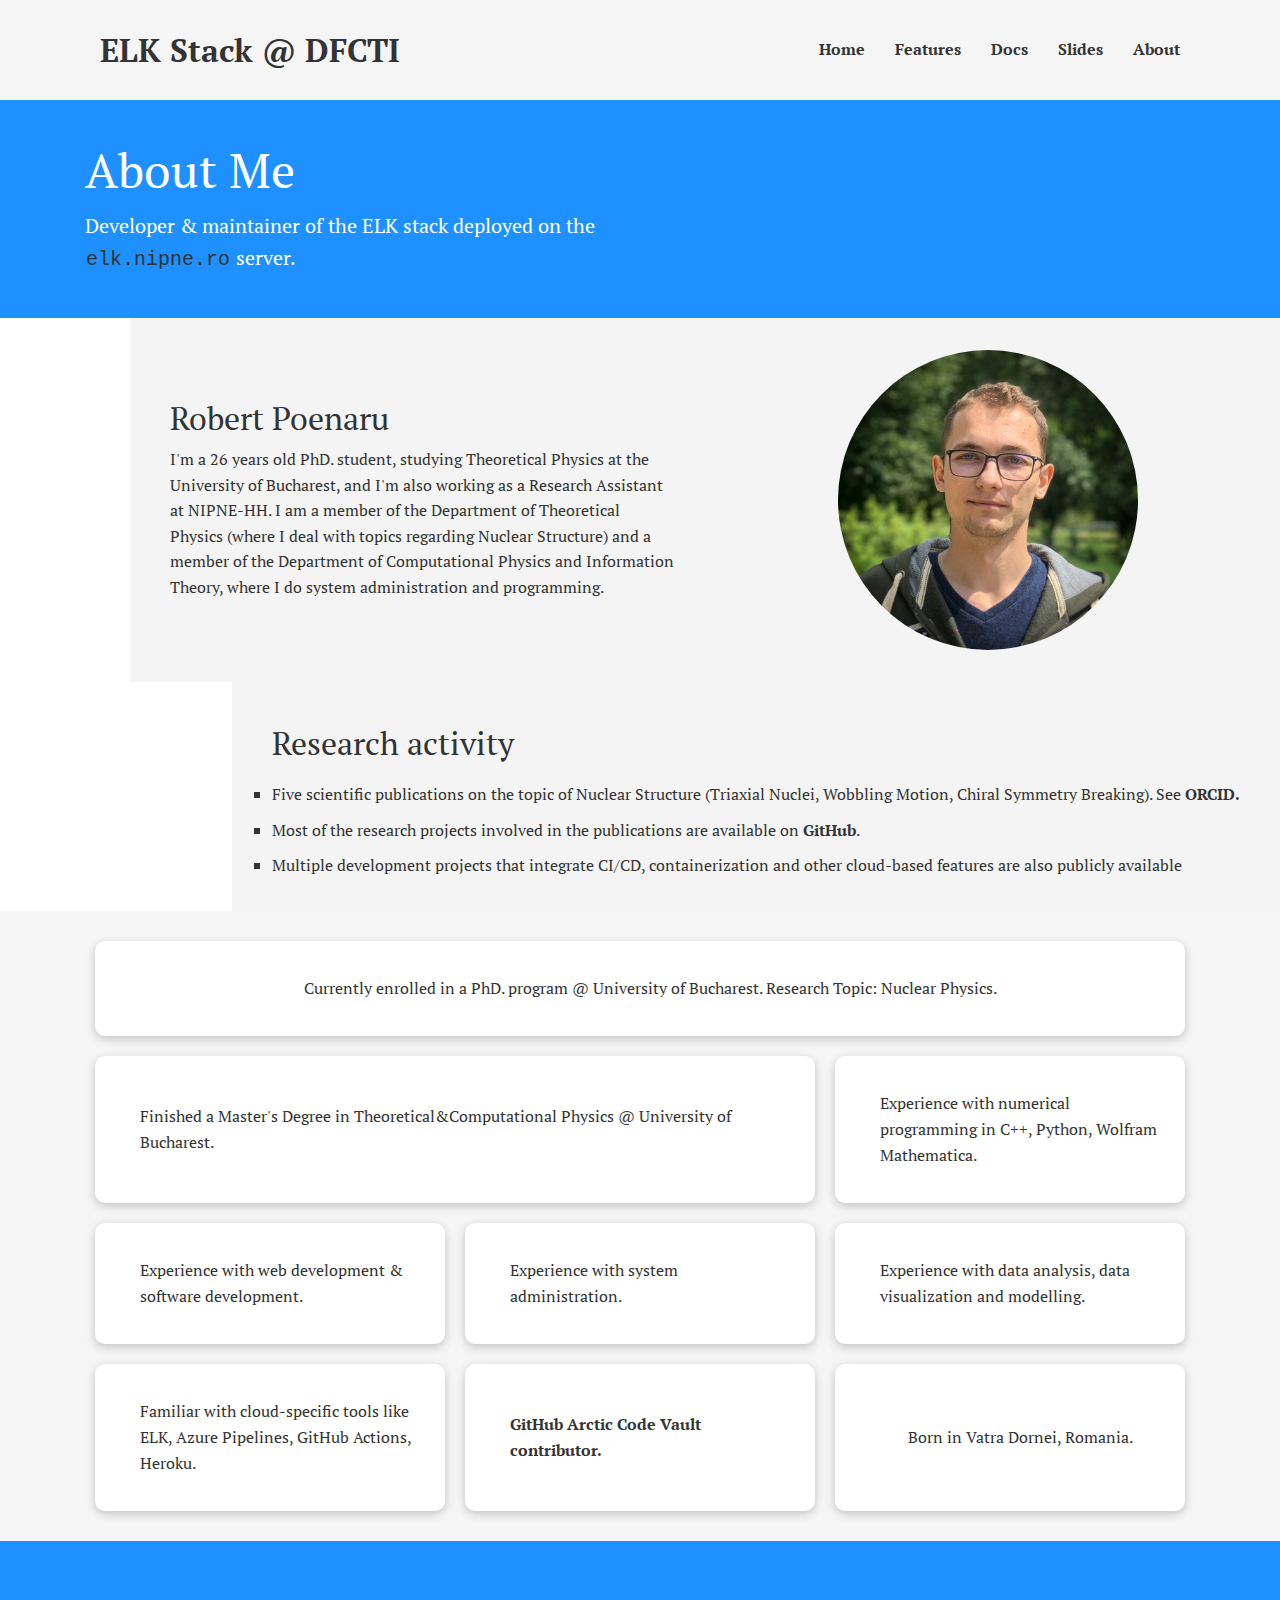
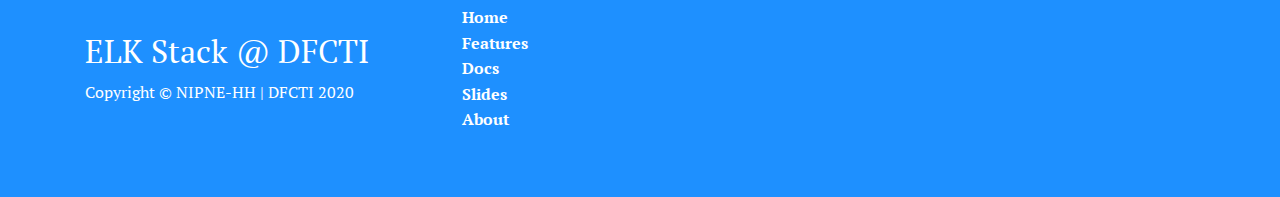
<file: public/aboutme.html>
<!DOCTYPE html>
<html lang="en">

<head>
    <meta charset="UTF-8">
    <meta name="viewport" content="width=device-width, initial-scale=1.0">
    <link rel="stylesheet" href="https://cdnjs.cloudflare.com/ajax/libs/font-awesome/5.15.1/css/all.min.css" integrity="sha512-+4zCK9k+qNFUR5X+cKL9EIR+ZOhtIloNl9GIKS57V1MyNsYpYcUrUeQc9vNfzsWfV28IaLL3i96P9sdNyeRssA==" crossorigin="anonymous" />
    <link rel="stylesheet" href="../css/utilities.css">
    <link rel="stylesheet" href="../css/style.css">
    <link rel="stylesheet" href="https://use.fontawesome.com/releases/v5.15.1/css/all.css" integrity="sha384-vp86vTRFVJgpjF9jiIGPEEqYqlDwgyBgEF109VFjmqGmIY/Y4HV4d3Gp2irVfcrp" crossorigin="anonymous">


    <title>ELK @ NIPNE-HH | DFCTI</title>
</head>

<body>
    <!-- Navbar -->
    <div class="navbar">
        <div class="container flex">
            <h1 class="logo"><a href="../index.html">ELK Stack @ DFCTI</a></h1>
            <nav>
                <ul>
                    <li><a href="../index.html">Home</a></li>
                    <li><a href="features.html">Features</a></li>
                    <li><a href="docs.html">Docs</a></li>
                    <li><a href="../slides/index.html">Slides</a></li>
                    <li><a href="aboutme.html">About</a></li>
                </ul>
            </nav>
        </div>
    </div>

    <!-- Head -->
    <section class="features-head bg-primary py-3">
        <div class="container grid">
            <div class="showcase-text">
                <h1 class="lg"><b>About Me</b></h1>
                <p class="lead">
                    Developer & maintainer of the ELK stack deployed on the <code>elk.nipne.ro</code> server.
                </p>
            </div>
            <div class="showcase-text2">
                <i class="fa fa-info-circle fa-7x" aria-hidden="true"></i>
            </div>
    </section>

    <!-- Sub head -->
    <section class="features-sub-head bg-light py-3">
        <div class="container grid showcase-text3">
            <div class="container">
                <h1 class="md">Robert Poenaru</h1>
                <p>
                    I'm a 26 years old PhD. student, studying Theoretical Physics at the University of Bucharest, and I'm also working as a Research Assistant at NIPNE-HH. I am a member of the Department of Theoretical Physics (where I deal with topics regarding Nuclear
                    Structure) and a member of the Department of Computational Physics and Information Theory, where I do system administration and programming.
                </p>
            </div>
            <div class="container">
                <img src="../images/IMG_0605.jpg" alt="profile pic" class="avatar">
            </div>
        </div>
    </section>

    <section class="features-sub-head bg-light py-3">
        <div class="container">
            <div class="container">
                <h1>Research activity</h1>
            </div>
            <div class="container">
                <ul style="list-style-type: square;">
                    <li>
                        <p>Five scientific publications on the topic of Nuclear Structure (Triaxial Nuclei, Wobbling Motion, Chiral Symmetry Breaking). See <a href="https://orcid.org/0000-0003-0692-4194">ORCID.</a></p>
                    </li>
                    <li>
                        <p>Most of the research projects involved in the publications are available on <a href="https://github.com/basavyr?tab=repositories">GitHub</a>.</p>
                    </li>
                    <li>Multiple development projects that integrate CI/CD, containerization and other cloud-based features are also publicly available</li>
                </ul>
            </div>
        </div>
    </section>

    <section class="features-main my-2">
        <div class="container grid grid-3">

            <div class="card flex">
                <i class="fas fa-book fa-3x"></i>
                <p>Currently enrolled in a PhD. program @ University of Bucharest. Research Topic: Nuclear Physics.</p>
            </div>

            <div class="card flex">
                <i class="fas fa-university fa-3x"></i>
                <p>Finished a Master's Degree in Theoretical&Computational Physics @ University of Bucharest.</p>
            </div>

            <div class="card flex">
                <i class="fas fa-laptop-code fa-3x"></i>
                <p>
                    Experience with numerical programming in C++, Python, Wolfram Mathematica.
                </p>
            </div>
            <div class="card flex">
                <i class="fas fa-laptop-code fa-3x"></i>
                <p>
                    Experience with web development & software development.
                </p>
            </div>
            <div class="card flex">
                <i class="fas fa-server fa-3x"></i>
                <p>
                    Experience with system administration.
                </p>
            </div>
            <div class="card flex">
                <i class="fas fa-pen fa-3x"></i>
                <p>
                    Experience with data analysis, data visualization and modelling.
                </p>
            </div>
            <div class="card flex">
                <i class="fas fa-cloud fa-3x"></i>
                <p>
                    Familiar with cloud-specific tools like ELK, Azure Pipelines, GitHub Actions, Heroku.
                </p>
            </div>
            <div class="card flex">
                <i class="fas fa-star fa-3x"></i>
                <p>
                    <a href="https://archiveprogram.github.com/"> GitHub Arctic Code Vault contributor.</a>
                </p>
            </div>
            <div class="card flex">
                <i class="fas fa-home fa-3x"></i>
                <p>
                    Born in Vatra Dornei, Romania.
                </p>
            </div>

        </div>
    </section>

    <!-- Footer -->
    <footer class="footer bg-dark py-5">
        <div class="container grid grid-3">
            <div>
                <h1>ELK Stack @ DFCTI
                </h1>
                <p>Copyright &copy; NIPNE-HH | DFCTI 2020</p>
            </div>
            <nav>
                <ul>
                    <li><a href="../index.html">Home</a></li>
                    <li><a href="features.html">Features</a></li>
                    <li><a href="docs.html">Docs</a></li>
                    <li><a href="../slides/index.html">Slides</a></li>
                    <li><a href="aboutme.html">About</a></li>
                </ul>
            </nav>
            <div class="social ">
                <a href="https://github.com/basavyr "><i class="fab fa-github fa-3x"></i></a>
                <a href="https://twitter.com/basavyr "><i class="fab fa-twitter fa-3x"></i></a>
                <a href="https://www.linkedin.com/in/robertpoenaru/ "><i class="fab fa-linkedin fa-3x"></i></a>
                <a href="https://www.researchgate.net/profile/Robert_Poenaru "><i class="fab fa-researchgate fa-3x"></i></a>
            </div>
        </div>
    </footer>
</body>

</html>
</file>
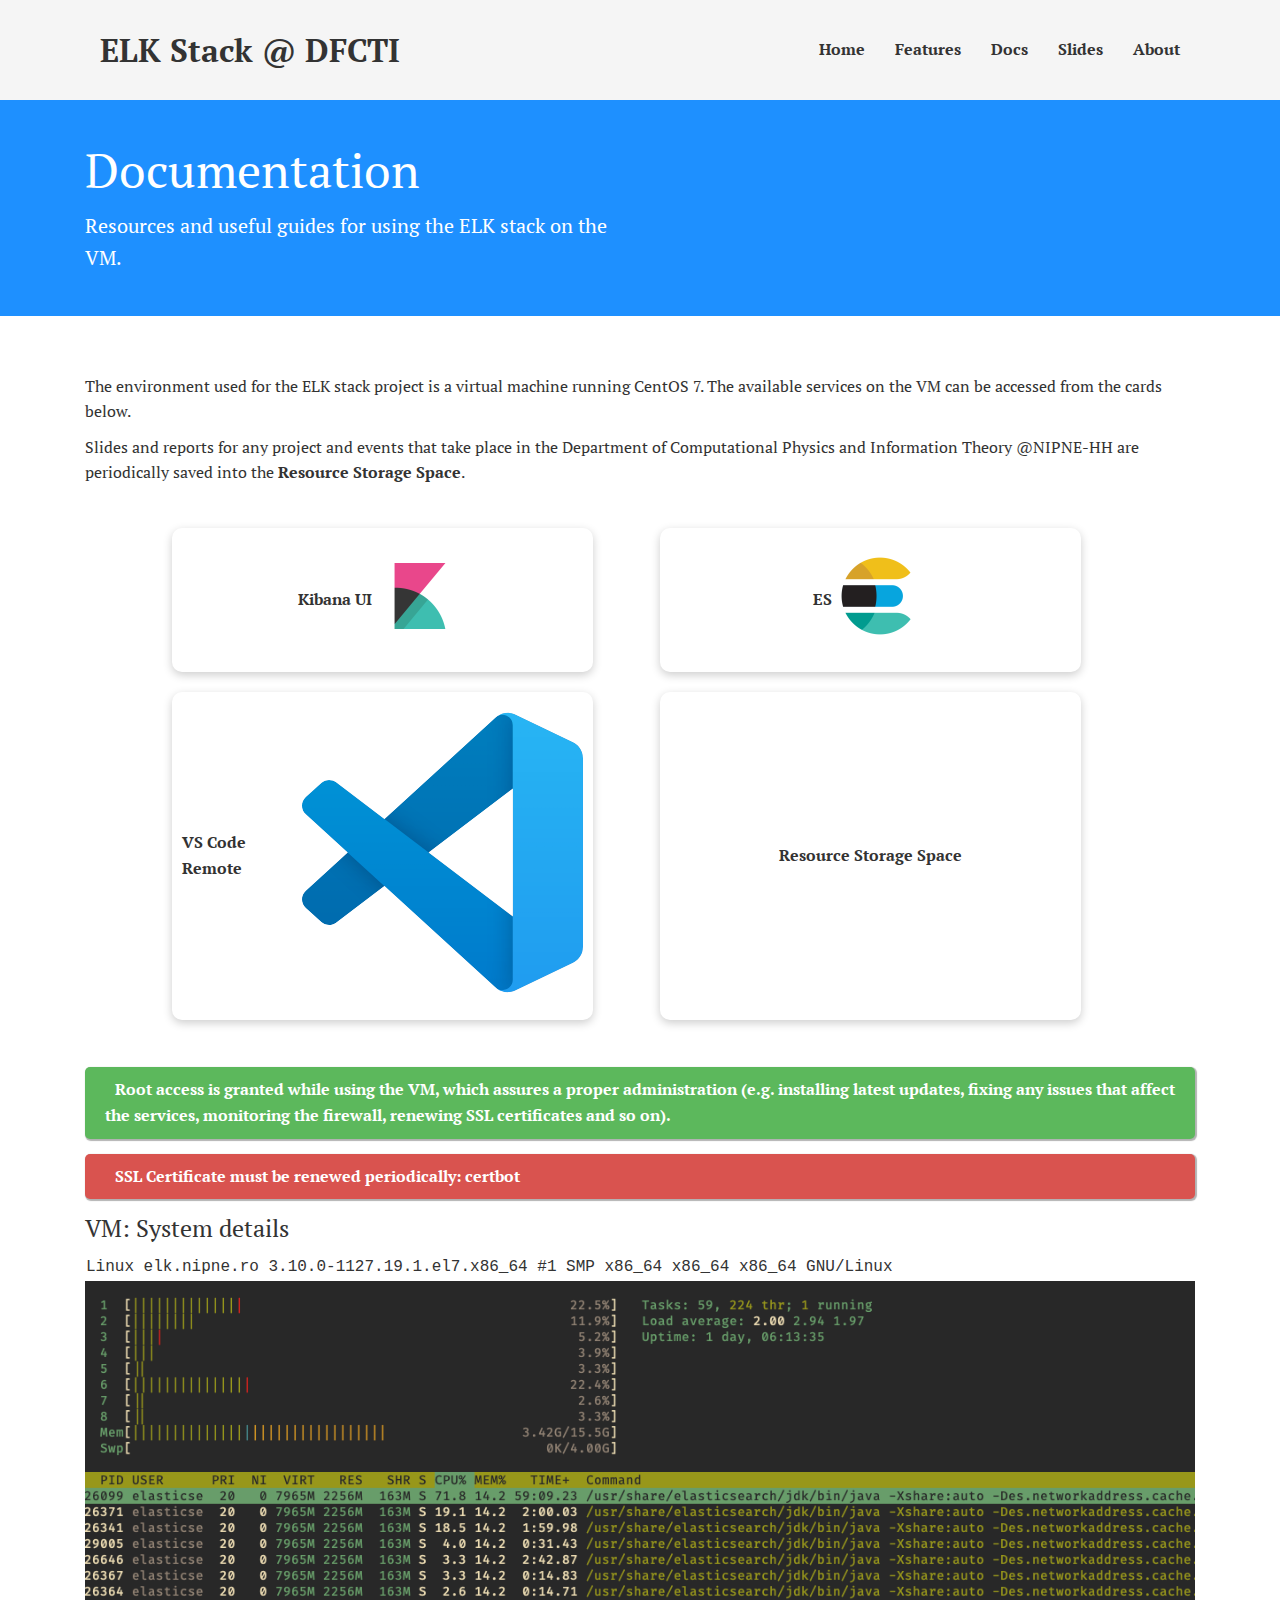
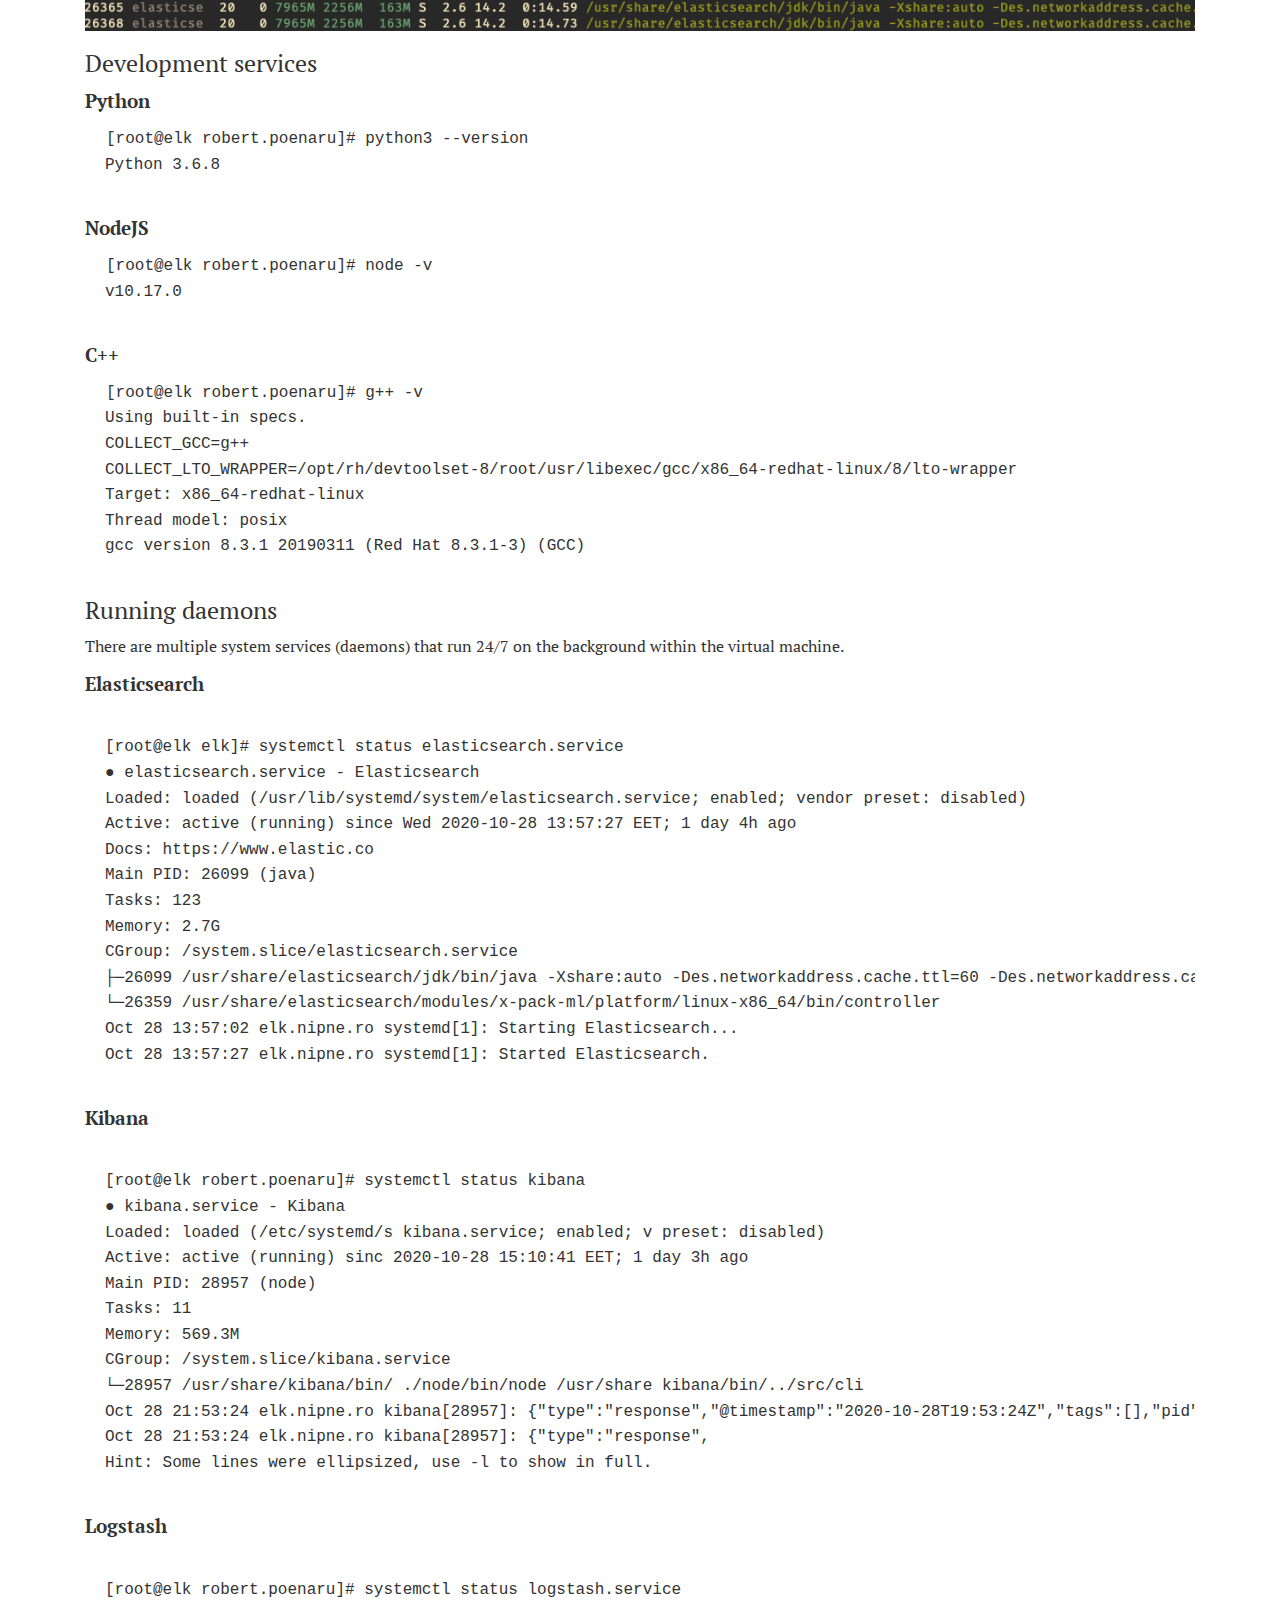
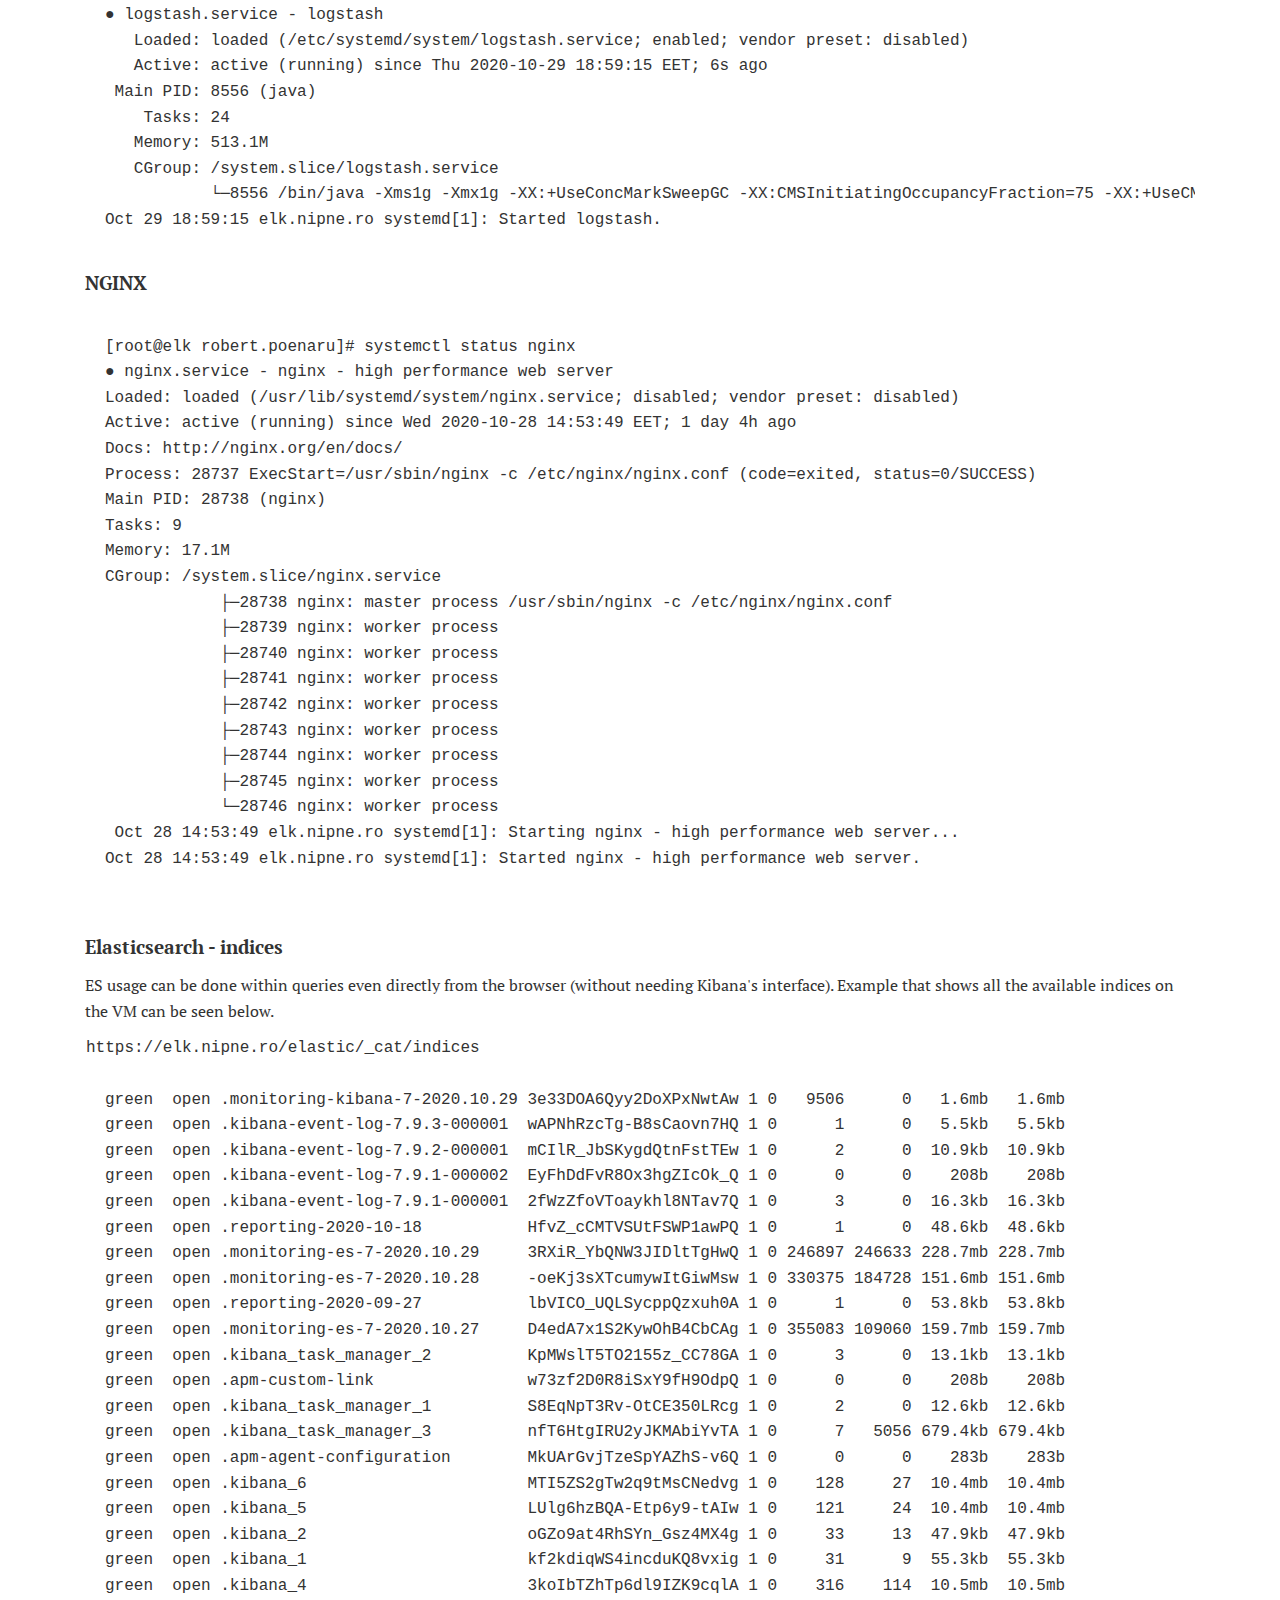
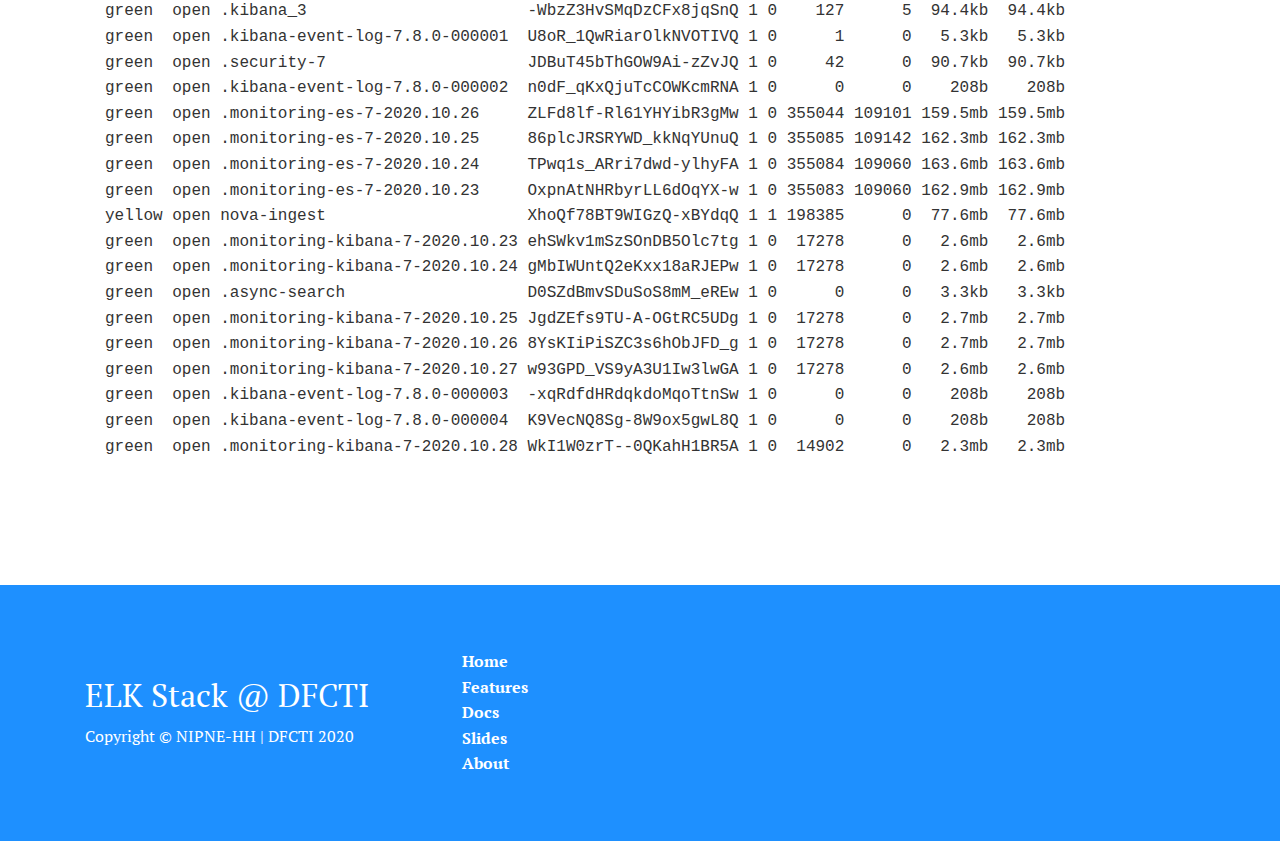
<file: public/docs.html>
<!DOCTYPE html>
<html lang="en">

<head>
    <meta charset="UTF-8">
    <meta name="viewport" content="width=device-width, initial-scale=1.0">
    <link rel="stylesheet" href="https://cdnjs.cloudflare.com/ajax/libs/font-awesome/5.15.1/css/all.min.css" integrity="sha512-+4zCK9k+qNFUR5X+cKL9EIR+ZOhtIloNl9GIKS57V1MyNsYpYcUrUeQc9vNfzsWfV28IaLL3i96P9sdNyeRssA==" crossorigin="anonymous" />
    <link rel="stylesheet" href="../css/utilities.css">
    <link rel="stylesheet" href="../css/style.css">
    <link rel="stylesheet" href="https://use.fontawesome.com/releases/v5.15.1/css/all.css" integrity="sha384-vp86vTRFVJgpjF9jiIGPEEqYqlDwgyBgEF109VFjmqGmIY/Y4HV4d3Gp2irVfcrp" crossorigin="anonymous">


    <title>ELK @ NIPNE-HH | DFCTI</title>
</head>

<body>
    <!-- Navbar -->
    <div class="navbar">
        <div class="container flex">
            <h1 class="logo"><a href="../index.html">ELK Stack @ DFCTI</a></h1>
            <nav>
                <ul>
                    <li><a href="../index.html">Home</a></li>
                    <li><a href="features.html">Features</a></li>
                    <li><a href="docs.html">Docs</a></li>
                    <li><a href="../slides/index.html">Slides</a></li>
                    <li><a href="aboutme.html">About</a></li>
                </ul>
            </nav>
        </div>
    </div>

    <!-- Head -->
    <section class="docs-head bg-primary py-3">
        <div class="container grid">
            <div class=" showcase-text">
                <h1 class="lg"><b>Documentation</b></h1>
                <p class="lead">
                    Resources and useful guides for using the ELK stack on the VM.
                </p>
            </div>
            <div class="showcase-text2">
                <i class="fas fa-file fa-7x" aria-hidden="true"></i>
            </div>
    </section>

    <!-- Docs main -->
    <section class="docs-main my-4">
        <div class="container">

            <p><i class="fas fa-server"></i> The environment used for the ELK stack project is a virtual machine running CentOS 7. The available services on the VM can be accessed from the cards below.</p>
            <p><i class="fas fa-download"></i> Slides and reports for any project and events that take place in the Department of Computational Physics and Information Theory @NIPNE-HH are periodically saved into the <b>Resource Storage Space</b>.</p>

            <div class="container flex ">
                <div class="container  grid py-3">
                    <div class="card flex ">
                        <h4>Kibana UI</h4>
                        <a target="_blank" rel="noopener noreferrer" href="https://elk.nipne.ro/kibana">
                            <img src="../images/logos/kibana.png" alt=""></a>
                    </div>
                    <div class="card flex">
                        <h4>ES</h4>
                        <a target="_blank" rel="noopener noreferrer" href="https://elk.nipne.ro/elastic">
                            <img src="../images/logos/elastic.png" alt=""></a>
                    </div>
                    <div class="card flex">
                        <h4>VS Code Remote</h4>
                        <a target="_blank" rel="noopener noreferrer" href="https://elk.nipne.ro/code/">
                            <img src="../images/vscode.svg" alt=""></a>
                    </div>
                    <div class="card flex">
                        <h4>Resource Storage Space</h4>
                        <a target="_blank" rel="noopener noreferrer" href="https://elk.nipne.ro/slides">
                            <i class="fas fa-database fa-7x"></i></a>
                    </div>
                </div>
            </div>



            <div class="alert alert-success">
                <i class="fas fa-info"></i>Root access is granted while using the VM, which assures a proper administration (e.g. installing latest updates, fixing any issues that affect the services, monitoring the firewall, renewing SSL certificates
                and so on).
            </div>

            <div class="alert alert-error">
                <i class="fas fa-certificate"></i>SSL Certificate must be renewed periodically: certbot
            </div>

            <div>
                <h2><i class="fas fa-server"></i> VM: System details</h2>
                <code>Linux elk.nipne.ro 3.10.0-1127.19.1.el7.x86_64 #1 SMP x86_64 x86_64 x86_64 GNU/Linux</code>
                <div><img src="../images/htop.png" alt=""></div>
            </div>

            <div>
                <h2><i class="fas fa-laptop-code"></i> Development services</h2>

                <div>
                    <h3>Python</h3>
                    <pre class="container"><code>[root@elk robert.poenaru]# python3 --version
Python 3.6.8</code>
                </pre>
                </div>

                <h3>NodeJS</h3>
                <pre class="container"><code>[root@elk robert.poenaru]# node -v
v10.17.0
                </code></pre>
                <h3>C++</h3>
                <pre class="container"><code>[root@elk robert.poenaru]# g++ -v
Using built-in specs.
COLLECT_GCC=g++
COLLECT_LTO_WRAPPER=/opt/rh/devtoolset-8/root/usr/libexec/gcc/x86_64-redhat-linux/8/lto-wrapper
Target: x86_64-redhat-linux
Thread model: posix
gcc version 8.3.1 20190311 (Red Hat 8.3.1-3) (GCC)
                </code></pre>
            </div>


            <div>
                <h2>Running daemons</h2>
                <p>There are multiple system services (daemons) that run 24/7 on the background within the virtual machine.</p>
                <!-- <a href="features.html" class="btn btn-primary">Learn More</a> -->
            </div>

            <div>
                <h3>Elasticsearch</h3>
                <pre class="container"><code>
[root@elk elk]# systemctl status elasticsearch.service
● elasticsearch.service - Elasticsearch
Loaded: loaded (/usr/lib/systemd/system/elasticsearch.service; enabled; vendor preset: disabled)
Active: active (running) since Wed 2020-10-28 13:57:27 EET; 1 day 4h ago
Docs: https://www.elastic.co
Main PID: 26099 (java)
Tasks: 123          
Memory: 2.7G
CGroup: /system.slice/elasticsearch.service
├─26099 /usr/share/elasticsearch/jdk/bin/java -Xshare:auto -Des.networkaddress.cache.ttl=60 -Des.networkaddress.cache.negative...
└─26359 /usr/share/elasticsearch/modules/x-pack-ml/platform/linux-x86_64/bin/controller
Oct 28 13:57:02 elk.nipne.ro systemd[1]: Starting Elasticsearch...
Oct 28 13:57:27 elk.nipne.ro systemd[1]: Started Elasticsearch.   
                </code></pre>
            </div>
            <div>
                <h3>Kibana</h3>
                <pre class="container"><code>
[root@elk robert.poenaru]# systemctl status kibana
● kibana.service - Kibana
Loaded: loaded (/etc/systemd/s kibana.service; enabled; v preset: disabled)
Active: active (running) sinc 2020-10-28 15:10:41 EET; 1 day 3h ago
Main PID: 28957 (node)
Tasks: 11
Memory: 569.3M
CGroup: /system.slice/kibana.service
└─28957 /usr/share/kibana/bin/ ./node/bin/node /usr/share kibana/bin/../src/cli
Oct 28 21:53:24 elk.nipne.ro kibana[28957]: {"type":"response","@timestamp":"2020-10-28T19:53:24Z","tags":[],"pid":28957,"method":...":"37.2
Oct 28 21:53:24 elk.nipne.ro kibana[28957]: {"type":"response",
Hint: Some lines were ellipsized, use -l to show in full.
                </code></pre>
            </div>
            <div>
                <h3>Logstash</h3>
                <pre class="container"><code>
[root@elk robert.poenaru]# systemctl status logstash.service
● logstash.service - logstash
   Loaded: loaded (/etc/systemd/system/logstash.service; enabled; vendor preset: disabled)
   Active: active (running) since Thu 2020-10-29 18:59:15 EET; 6s ago
 Main PID: 8556 (java)
    Tasks: 24
   Memory: 513.1M
   CGroup: /system.slice/logstash.service
           └─8556 /bin/java -Xms1g -Xmx1g -XX:+UseConcMarkSweepGC -XX:CMSInitiatingOccupancyFraction=75 -XX:+UseCMSInitiatingOccupancyOnl...
Oct 29 18:59:15 elk.nipne.ro systemd[1]: Started logstash.
                </code></pre>
            </div>

            <div>
                <h3>NGINX</h3>
                <pre class="container"><code>
[root@elk robert.poenaru]# systemctl status nginx
● nginx.service - nginx - high performance web server
Loaded: loaded (/usr/lib/systemd/system/nginx.service; disabled; vendor preset: disabled)
Active: active (running) since Wed 2020-10-28 14:53:49 EET; 1 day 4h ago
Docs: http://nginx.org/en/docs/
Process: 28737 ExecStart=/usr/sbin/nginx -c /etc/nginx/nginx.conf (code=exited, status=0/SUCCESS)
Main PID: 28738 (nginx)
Tasks: 9
Memory: 17.1M
CGroup: /system.slice/nginx.service
            ├─28738 nginx: master process /usr/sbin/nginx -c /etc/nginx/nginx.conf
            ├─28739 nginx: worker process
            ├─28740 nginx: worker process
            ├─28741 nginx: worker process
            ├─28742 nginx: worker process
            ├─28743 nginx: worker process
            ├─28744 nginx: worker process
            ├─28745 nginx: worker process
            └─28746 nginx: worker process
 Oct 28 14:53:49 elk.nipne.ro systemd[1]: Starting nginx - high performance web server...
Oct 28 14:53:49 elk.nipne.ro systemd[1]: Started nginx - high performance web server.
                    </code>
                </pre>
            </div>

            <div>
                <h3>Elasticsearch - indices</h3>
                <p>ES usage can be done within queries even directly from the browser (without needing Kibana's interface). Example that shows all the available indices on the VM can be seen below.</p>
                <code>https://elk.nipne.ro/elastic/_cat/indices</code>
                <pre class="container"><code>
green  open .monitoring-kibana-7-2020.10.29 3e33DOA6Qyy2DoXPxNwtAw 1 0   9506      0   1.6mb   1.6mb
green  open .kibana-event-log-7.9.3-000001  wAPNhRzcTg-B8sCaovn7HQ 1 0      1      0   5.5kb   5.5kb
green  open .kibana-event-log-7.9.2-000001  mCIlR_JbSKygdQtnFstTEw 1 0      2      0  10.9kb  10.9kb
green  open .kibana-event-log-7.9.1-000002  EyFhDdFvR8Ox3hgZIcOk_Q 1 0      0      0    208b    208b
green  open .kibana-event-log-7.9.1-000001  2fWzZfoVToaykhl8NTav7Q 1 0      3      0  16.3kb  16.3kb
green  open .reporting-2020-10-18           HfvZ_cCMTVSUtFSWP1awPQ 1 0      1      0  48.6kb  48.6kb
green  open .monitoring-es-7-2020.10.29     3RXiR_YbQNW3JIDltTgHwQ 1 0 246897 246633 228.7mb 228.7mb
green  open .monitoring-es-7-2020.10.28     -oeKj3sXTcumywItGiwMsw 1 0 330375 184728 151.6mb 151.6mb
green  open .reporting-2020-09-27           lbVICO_UQLSycppQzxuh0A 1 0      1      0  53.8kb  53.8kb
green  open .monitoring-es-7-2020.10.27     D4edA7x1S2KywOhB4CbCAg 1 0 355083 109060 159.7mb 159.7mb
green  open .kibana_task_manager_2          KpMWslT5TO2155z_CC78GA 1 0      3      0  13.1kb  13.1kb
green  open .apm-custom-link                w73zf2D0R8iSxY9fH9OdpQ 1 0      0      0    208b    208b
green  open .kibana_task_manager_1          S8EqNpT3Rv-OtCE350LRcg 1 0      2      0  12.6kb  12.6kb
green  open .kibana_task_manager_3          nfT6HtgIRU2yJKMAbiYvTA 1 0      7   5056 679.4kb 679.4kb
green  open .apm-agent-configuration        MkUArGvjTzeSpYAZhS-v6Q 1 0      0      0    283b    283b
green  open .kibana_6                       MTI5ZS2gTw2q9tMsCNedvg 1 0    128     27  10.4mb  10.4mb
green  open .kibana_5                       LUlg6hzBQA-Etp6y9-tAIw 1 0    121     24  10.4mb  10.4mb
green  open .kibana_2                       oGZo9at4RhSYn_Gsz4MX4g 1 0     33     13  47.9kb  47.9kb
green  open .kibana_1                       kf2kdiqWS4incduKQ8vxig 1 0     31      9  55.3kb  55.3kb
green  open .kibana_4                       3koIbTZhTp6dl9IZK9cqlA 1 0    316    114  10.5mb  10.5mb
green  open .kibana_3                       -WbzZ3HvSMqDzCFx8jqSnQ 1 0    127      5  94.4kb  94.4kb
green  open .kibana-event-log-7.8.0-000001  U8oR_1QwRiarOlkNVOTIVQ 1 0      1      0   5.3kb   5.3kb
green  open .security-7                     JDBuT45bThGOW9Ai-zZvJQ 1 0     42      0  90.7kb  90.7kb
green  open .kibana-event-log-7.8.0-000002  n0dF_qKxQjuTcCOWKcmRNA 1 0      0      0    208b    208b
green  open .monitoring-es-7-2020.10.26     ZLFd8lf-Rl61YHYibR3gMw 1 0 355044 109101 159.5mb 159.5mb
green  open .monitoring-es-7-2020.10.25     86plcJRSRYWD_kkNqYUnuQ 1 0 355085 109142 162.3mb 162.3mb
green  open .monitoring-es-7-2020.10.24     TPwq1s_ARri7dwd-ylhyFA 1 0 355084 109060 163.6mb 163.6mb
green  open .monitoring-es-7-2020.10.23     OxpnAtNHRbyrLL6dOqYX-w 1 0 355083 109060 162.9mb 162.9mb
yellow open nova-ingest                     XhoQf78BT9WIGzQ-xBYdqQ 1 1 198385      0  77.6mb  77.6mb
green  open .monitoring-kibana-7-2020.10.23 ehSWkv1mSzSOnDB5Olc7tg 1 0  17278      0   2.6mb   2.6mb
green  open .monitoring-kibana-7-2020.10.24 gMbIWUntQ2eKxx18aRJEPw 1 0  17278      0   2.6mb   2.6mb
green  open .async-search                   D0SZdBmvSDuSoS8mM_eREw 1 0      0      0   3.3kb   3.3kb
green  open .monitoring-kibana-7-2020.10.25 JgdZEfs9TU-A-OGtRC5UDg 1 0  17278      0   2.7mb   2.7mb
green  open .monitoring-kibana-7-2020.10.26 8YsKIiPiSZC3s6hObJFD_g 1 0  17278      0   2.7mb   2.7mb
green  open .monitoring-kibana-7-2020.10.27 w93GPD_VS9yA3U1Iw3lwGA 1 0  17278      0   2.6mb   2.6mb
green  open .kibana-event-log-7.8.0-000003  -xqRdfdHRdqkdoMqoTtnSw 1 0      0      0    208b    208b
green  open .kibana-event-log-7.8.0-000004  K9VecNQ8Sg-8W9ox5gwL8Q 1 0      0      0    208b    208b
green  open .monitoring-kibana-7-2020.10.28 WkI1W0zrT--0QKahH1BR5A 1 0  14902      0   2.3mb   2.3mb
                </code>

                    </pre>
            </div>

        </div>


        </div>
    </section>

    <!-- Footer -->
    <footer class="footer bg-dark py-5">
        <div class="container grid grid-3">
            <div>
                <h1>ELK Stack @ DFCTI
                </h1>
                <p>Copyright &copy; NIPNE-HH | DFCTI 2020</p>
            </div>
            <nav>
                <ul>
                    <li><a href="../index.html">Home</a></li>
                    <li><a href="features.html">Features</a></li>
                    <li><a href="docs.html">Docs</a></li>
                    <li><a href="../slides/index.html">Slides</a></li>
                    <li><a href="aboutme.html">About</a></li>
                </ul>
            </nav>
            <div class="social ">
                <a href="https://github.com/basavyr "><i class="fab fa-github fa-3x"></i></a>
                <a href="https://twitter.com/basavyr "><i class="fab fa-twitter fa-3x"></i></a>
                <a href="https://www.linkedin.com/in/robertpoenaru/ "><i class="fab fa-linkedin fa-3x"></i></a>
                <a href="https://www.researchgate.net/profile/Robert_Poenaru "><i class="fab fa-researchgate fa-3x"></i></a>
            </div>
        </div>
    </footer>
</body>

</html>
</file>
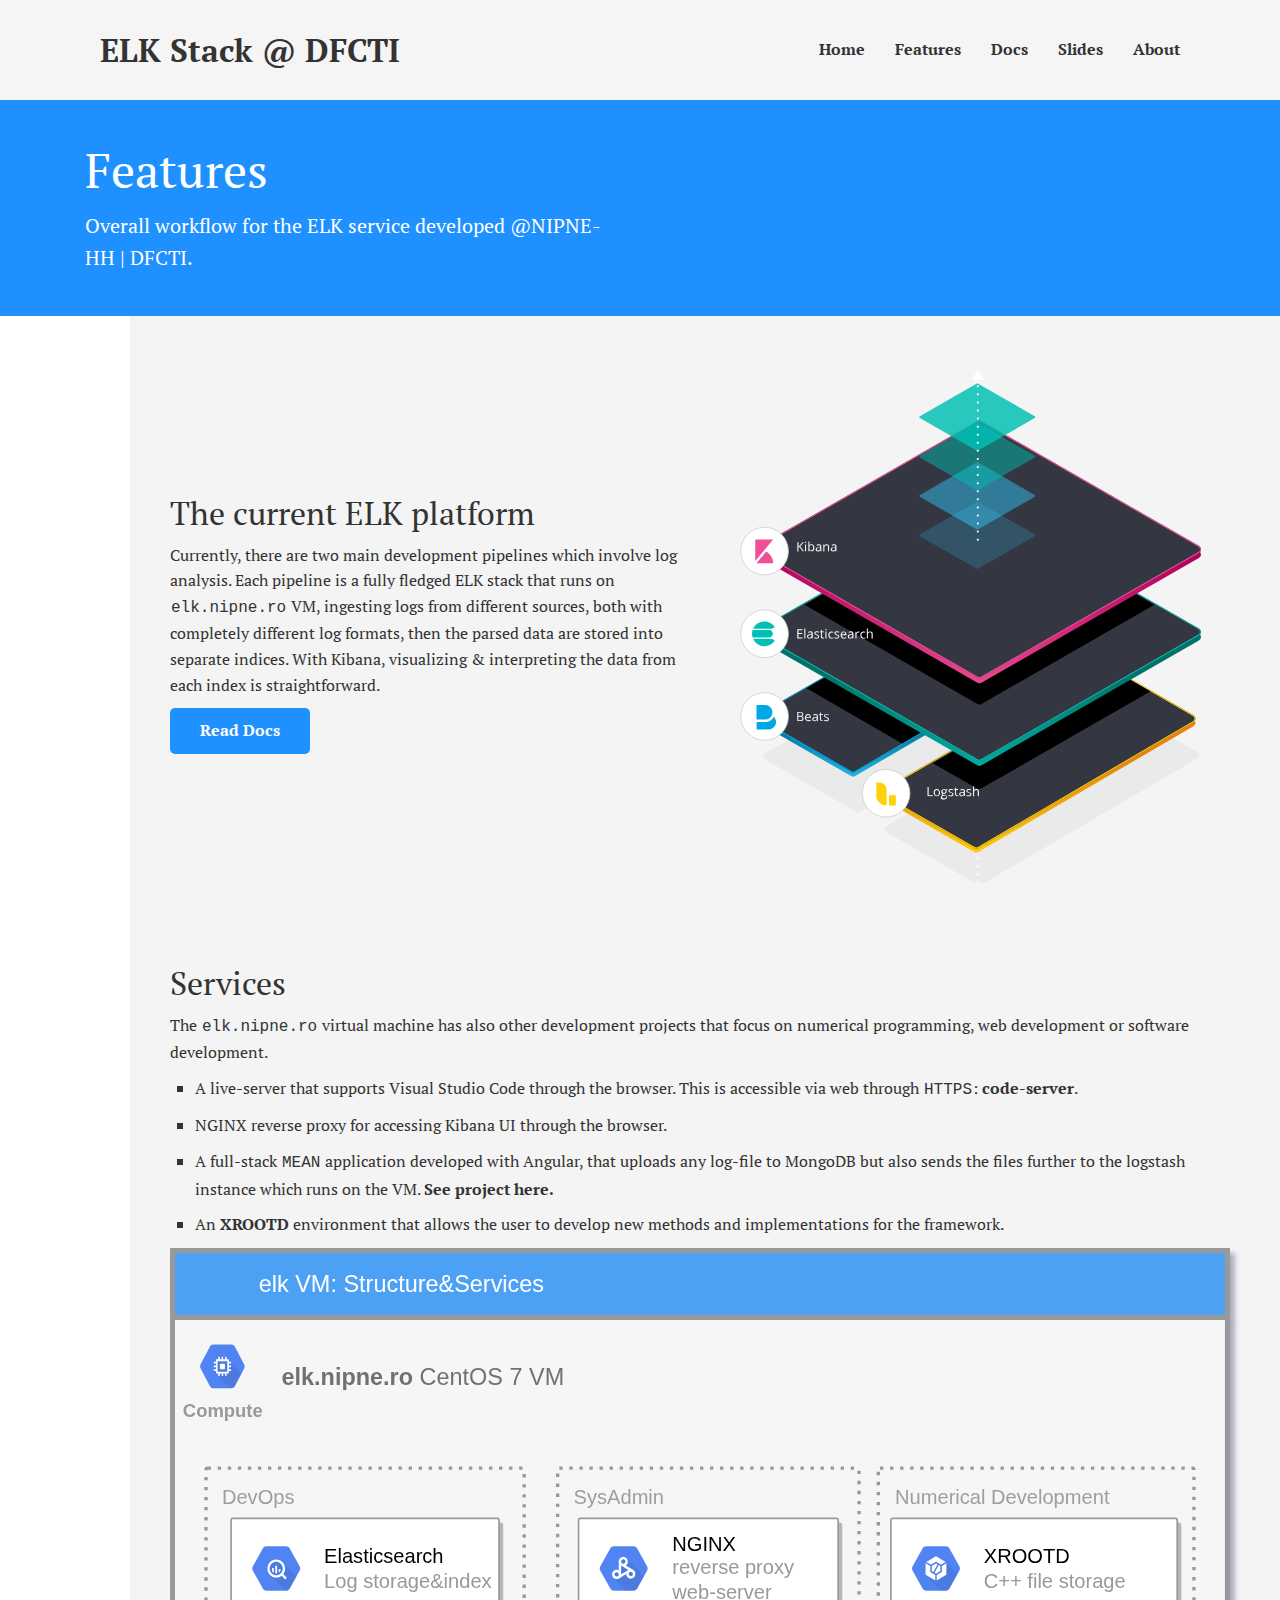
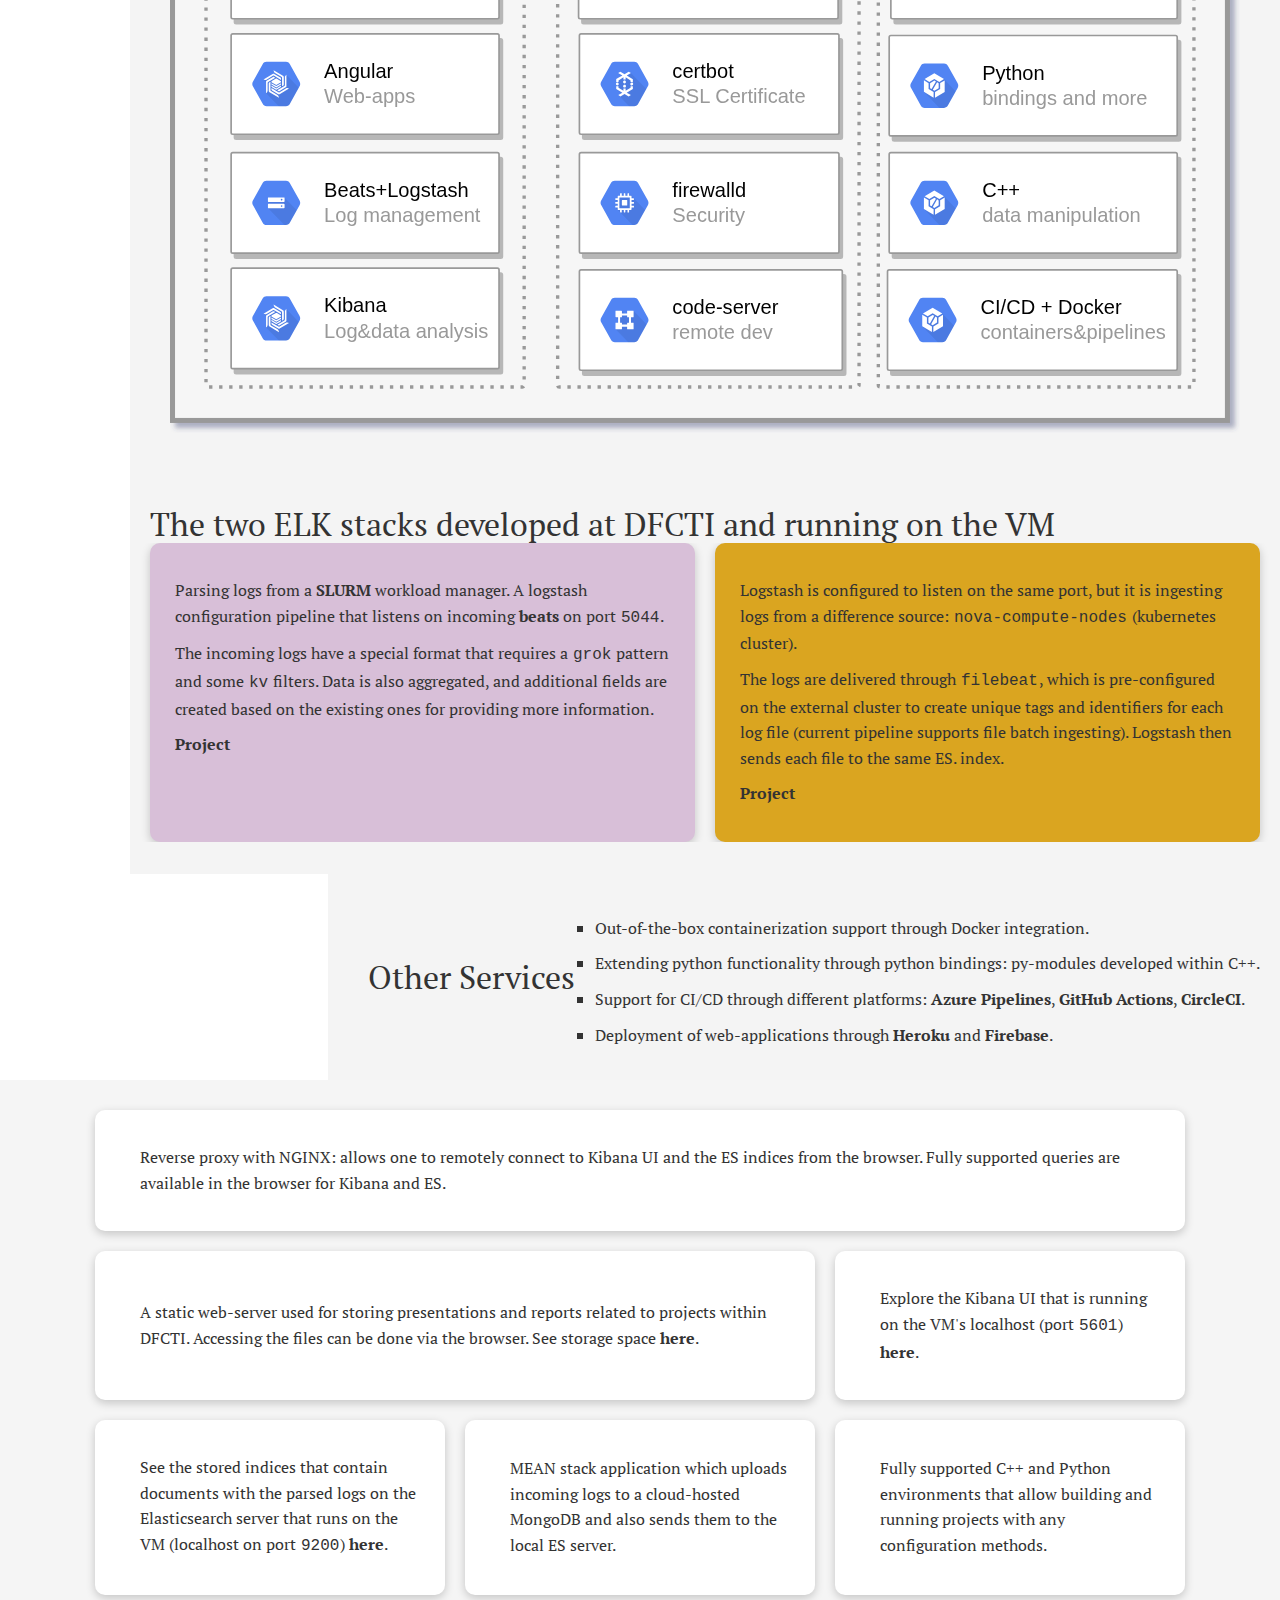
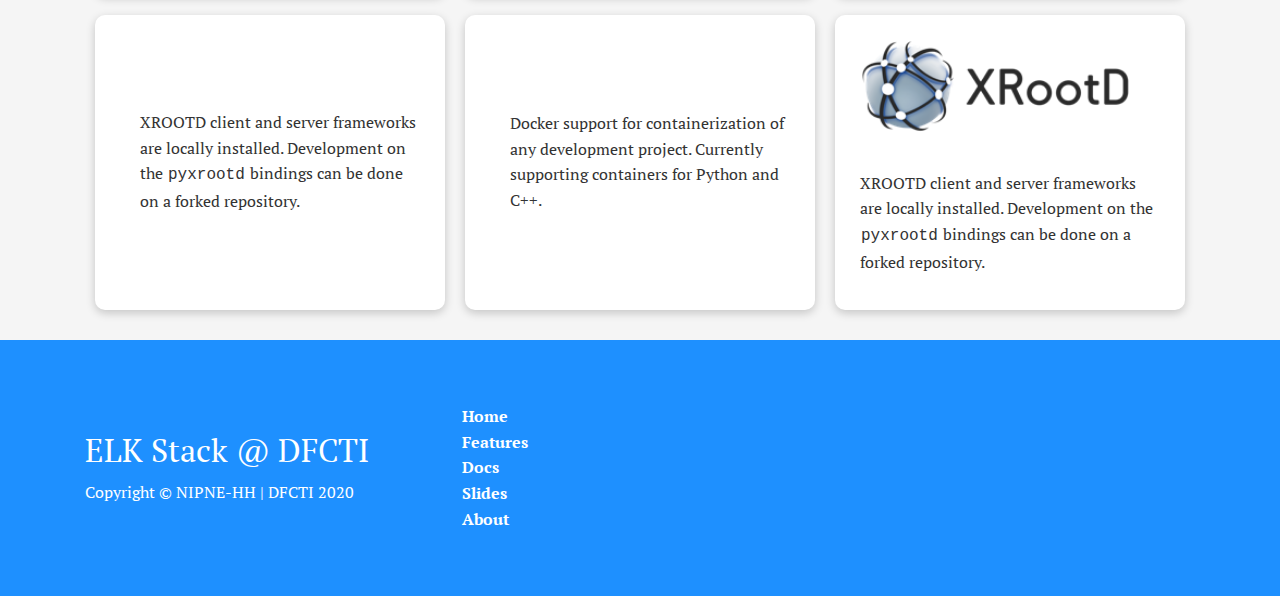
<file: public/features.html>
<!DOCTYPE html>
<html lang="en">

<head>
    <meta charset="UTF-8">
    <meta name="viewport" content="width=device-width, initial-scale=1.0">
    <link rel="stylesheet" href="https://cdnjs.cloudflare.com/ajax/libs/font-awesome/5.15.1/css/all.min.css" integrity="sha512-+4zCK9k+qNFUR5X+cKL9EIR+ZOhtIloNl9GIKS57V1MyNsYpYcUrUeQc9vNfzsWfV28IaLL3i96P9sdNyeRssA==" crossorigin="anonymous" />
    <link rel="stylesheet" href="../css/utilities.css">
    <link rel="stylesheet" href="../css/style.css">
    <link rel="stylesheet" href="https://use.fontawesome.com/releases/v5.15.1/css/all.css" integrity="sha384-vp86vTRFVJgpjF9jiIGPEEqYqlDwgyBgEF109VFjmqGmIY/Y4HV4d3Gp2irVfcrp" crossorigin="anonymous">


    <title>ELK @ NIPNE-HH | DFCTI</title>
</head>

<body>
    <!-- Navbar -->
    <div class="navbar">
        <div class="container flex">
            <h1 class="logo"><a href="../index.html">ELK Stack @ DFCTI</a></h1>
            <nav>
                <ul>
                    <li><a href="../index.html">Home</a></li>
                    <li><a href="features.html">Features</a></li>
                    <li><a href="docs.html">Docs</a></li>
                    <li><a href="../slides/index.html">Slides</a></li>
                    <li><a href="aboutme.html">About</a></li>
                </ul>
            </nav>
        </div>
    </div>

    <!-- Head -->
    <section class="features-head bg-primary py-3">
        <div class="container grid">
            <div class="showcase-text">
                <h1 class="lg"><b>Features</b></h1>
                <p class="lead">
                    Overall workflow for the ELK service developed @NIPNE-HH | DFCTI.
                </p>
            </div>
            <div class="showcase-text2">
                <i class="fas fa-cubes fa-7x"></i>
            </div>
        </div>
    </section>

    <!-- Sub head -->
    <section class="features-sub-head bg-light py-3">
        <div class="container">
            <div class="container grid showcase-text3">
                <div>
                    <h1 class="md">The current ELK platform</h1>
                    <p>Currently, there are two main development pipelines which involve log analysis. Each pipeline is a fully fledged ELK stack that runs on <code>elk.nipne.ro</code> VM, ingesting logs from different sources, both with completely different
                        log formats, then the parsed data are stored into separate indices. With Kibana, visualizing & interpreting the data from each index is straightforward.</p>
                    <a href="docs.html" class="btn btn-primary">Read Docs</a>
                </div>
                <div>
                    <img src="../images/elk-stack-elkb-diagram.svg" alt="" style="width: 100%;">
                </div>
            </div>
        </div>
    </section>

    <!-- Sub head -->
    <section class="features-sub-head bg-light py-3">
        <div class="container">
            <div class="container ">
                <div>
                    <h1 class="md"> <i class="fas fa-cubes"></i> Services</h1>
                    <p>The <code>elk.nipne.ro</code> virtual machine has also other development projects that focus on numerical programming, web development or software development.</p>
                    <ul style="list-style-type: square ;padding-left: 25px;">
                        <li>
                            <p>A live-server that supports Visual Studio Code through the browser. This is accessible via web through <code>HTTPS</code>:
                                <a href="https://github.com/cdr/code-server"><i class="fas fa-code"></i> code-server</a>.
                            </p>
                        </li>
                        <li>
                            <p>NGINX reverse proxy for accessing Kibana UI through the browser.</p>
                        </li>
                        <li>
                            <p>A full-stack <code>MEAN</code> application developed with Angular, that uploads any log-file to MongoDB but also sends the files further to the logstash instance which runs on the VM.
                                <a href="https://github.com/basavyr/elk_mean_loggingWebApp"><i class="fab fa-github"></i> See project here.</a>
                            </p>
                        </li>
                        <li>
                            <p>An <a href="https://xrootd.slac.stanford.edu/">XROOTD</a> environment that allows the user to develop new methods and implementations for the framework.</p>
                        </li>
                    </ul>
                </div>
                <div>
                    <img src="/images/elk_on_vm.svg" alt="" style="width: 100%;">
                    <!-- <a href="https://github.com/basavyr/elk_NIPNE_DFCTI/blob/master/ELKsetupDFCTI.png"><img src="../images/ELKsetupDFCTI.png" alt="" style="width: 100%;"></a> -->
                </div>
            </div>
        </div>
    </section>



    <!-- Sub head -->
    <section class="features-sub-head bg-light py-3">
        <div>
            <h1 class="container">The two ELK stacks developed at DFCTI and running on the VM</h2>
        </div>
        <div class="container grid">
            <div class="card" style="background-color:thistle;">
                <i class="fas fa-info-circle fa-2x"></i>
                <p>Parsing logs from a <a href="https://slurm.schedmd.com/documentation.html">SLURM</a> workload manager. A logstash configuration pipeline that listens on incoming <a href="https://www.elastic.co/beats/filebeat">beats</a> on port <code>5044</code>.</p>
                <p>The incoming logs have a special format that requires a <code>grok</code> pattern and some <code>kv</code> filters. Data is also aggregated, and additional fields are created based on the existing ones for providing more information.</p>
                <p><a href="https://github.com/basavyr/elk_NIPNE_DFCTI"><i class="fab fa-github fa-2x"></i> Project</a></p>
            </div>
            <div class="card" style="background-color:goldenrod;">
                <i class="fas fa-info-circle fa-2x"></i>
                <p>Logstash is configured to listen on the same port, but it is ingesting logs from a difference source: <code>nova-compute-nodes</code> (kubernetes cluster).</p>
                <p>The logs are delivered through <code>filebeat</code>, which is pre-configured on the external cluster to create unique tags and identifiers for each log file (current pipeline supports file batch ingesting). Logstash then sends each file
                    to the same ES. index.</p>
                <p><a href="https://github.com/basavyr/ELK-Stack-macOS"><i class="fab fa-github fa-2x"></i>Project</a> </p>
            </div>
        </div>
    </section>

    <section class="features-sub-head bg-light py-3">
        <div class="container flex ">
            <!-- <h1 class="container">Other services</h1> -->
            <h1 class="container md"> <i class="fas fa-cube"></i> Other Services</h1>
            <ul style="list-style-type: square;">
                <li>
                    <p><i class="fab fa-docker"></i> Out-of-the-box containerization support through Docker integration.</p>
                </li>
                <li>
                    <p><i class="fab fa-python"></i> Extending python functionality through python bindings: py-modules developed within C++.</p>
                </li>
                <li>
                    <p><i class="fab fa-github"></i> Support for CI/CD through different platforms: <a href="https://docs.microsoft.com/en-us/azure/devops/pipelines/?view=azure-devops">Azure Pipelines</a>, <a href="https://github.com/features/actions">GitHub Actions</a>,
                        <a href="https://circleci.com/">CircleCI</a>.</p>
                </li>
                <li> <i class="fas fa-rocket"></i> Deployment of web-applications through <a href="https://dashboard.heroku.com/apps">Heroku</a> and <a href="https://firebase.google.com/">Firebase</a>.</li>
            </ul>
            <!-- </div> -->
    </section>


    <section class="features-main my-2">
        <div class="container grid grid-3">
            <div class="card flex">
                <i class="fas fa-server fa-3x"></i>
                <p>Reverse proxy with NGINX: allows one to remotely connect to Kibana UI and the ES indices from the browser. Fully supported queries are available in the browser for Kibana and ES.</p>
            </div>
            <div class="card flex">
                <i class="fas fa-cloud fa-3x"></i>
                <p>
                    A static web-server used for storing presentations and reports related to projects within DFCTI. Accessing the files can be done via the browser. See storage space <a href="https://elk.nipne.ro/slides">here</a>.
                </p>
            </div>
            <div class="card flex">
                <i class="fas fa-tv fa-3x"></i>
                <p>
                    Explore the Kibana UI that is running on the VM's localhost (port <code>5601</code>) <a href="https://elk.nipne.ro/kibana">here</a>.
                </p>
            </div>
            <div class="card flex">
                <i class="fas fa-database fa-3x"></i>
                <p>
                    See the stored indices that contain documents with the parsed logs on the Elasticsearch server that runs on the VM (localhost on port <code>9200</code>) <a href="https://elk.nipne.ro/elastic">here</a>.
                </p>
            </div>
            <div class="card flex">
                <i class="fab fa-angular fa-3x"></i>
                <p>
                    MEAN stack application which uploads incoming logs to a cloud-hosted MongoDB and also sends them to the local ES server.
                </p>
            </div>
            <div class="card flex">
                <i class="fas fa-code fa-3x"></i>
                <p>
                    Fully supported C++ and Python environments that allow building and running projects with any configuration methods.
                </p>
            </div>
            <div class="card flex">
                <i class="fas fa-code fa-3x"></i>
                <p>
                    XROOTD client and server frameworks are locally installed. Development on the <code>pyxrootd</code> bindings can be done on a forked repository.
                </p>
            </div>
            <div class="card flex">
                <i class="fab fa-docker fa-3x"></i>
                <p>
                    Docker support for containerization of any development project. Currently supporting containers for Python and C++.
                </p>
            </div>
            <div class="card flex grid2 ">
                <div>
                    <img src="/images/xrootd-logo.png" alt="" style="width: 90%;">
                </div>
                <div>
                    <p>
                        XROOTD client and server frameworks are locally installed. Development on the <code>pyxrootd</code> bindings can be done on a forked repository.
                    </p>
                </div>
            </div>
        </div>
    </section>

    <!-- Footer -->
    <footer class="footer bg-dark py-5">
        <div class="container grid grid-3">
            <div>
                <h1>ELK Stack @ DFCTI
                </h1>
                <p>Copyright &copy; NIPNE-HH | DFCTI 2020</p>
            </div>
            <nav>
                <ul>
                    <li><a href="../index.html">Home</a></li>
                    <li><a href="features.html">Features</a></li>
                    <li><a href="docs.html">Docs</a></li>
                    <li><a href="../slides/index.html">Slides</a></li>
                    <li><a href="aboutme.html">About</a></li>
                </ul>
            </nav>
            <div class="social ">
                <a href="https://github.com/basavyr "><i class="fab fa-github fa-3x"></i></a>
                <a href="https://twitter.com/basavyr "><i class="fab fa-twitter fa-3x"></i></a>
                <a href="https://www.linkedin.com/in/robertpoenaru/ "><i class="fab fa-linkedin fa-3x"></i></a>
                <a href="https://www.researchgate.net/profile/Robert_Poenaru "><i class="fab fa-researchgate fa-3x"></i></a>
            </div>
        </div>
    </footer>
</body>

</html>
</file>
<file: css/utilities.css>
.container {
    max-width: 1150px;
    margin: 0 auto;
    overflow: auto;
    padding: 0px 20px;
}

.card {
    background-color: white;
    color: #333;
    border-radius: 10px;
    box-shadow: 0 3px 10px rgba(0, 0, 0, 0.2);
    padding: 25px;
    margin: 0px;
    text-align: left;
    height: inherit;
    /* height: 400px; */
}

.card:hover {
    background-color: whitesmoke;
    box-shadow: 0 3px 10px rgba(0, 0, 0, 0.4);
    color: black;
}

.btn {
    display: inline-block;
    padding: 10px 30px;
    cursor: pointer;
    background: var(--primary-color);
    color: #fff;
    border: none;
    border-radius: 5px;
}

.btn-outline {
    background-color: transparent;
    border: 1px #fff solid;
}

.btn:hover {
    transform: scale(0.98);
}


/* Backgrounds & colored buttons */

.bg-primary,
.btn-primary {
    background-color: var(--primary-color);
    color: #fff;
}

.bg-secondary,
.btn-secondary {
    background-color: var(--secondary-color);
    color: #fff;
}

.bg-dark,
.btn-dark {
    background-color: var(--dark-color);
    color: #fff;
}

.bg-light,
.btn-light {
    background-color: var(--light-color);
    color: #333;
}

.bg-primary a,
.btn-primary a,
.bg-secondary a,
.btn-secondary a,
.bg-dark a,
.btn-dark a {
    color: #fff;
}


/* Text colors */

.text-primary {
    color: var(--primary-color);
}

.text-secondary {
    color: var(--secondary-color);
}

.text-dark {
    color: var(--dark-color);
}

.text-light {
    color: var(--light-color);
}


/* Text sizes */

.lead {
    font-size: 20px;
}

.sm {
    font-size: 1rem;
}

.md {
    font-size: 2rem;
}

.lg {
    font-size: 3rem;
}

.xl {
    font-size: 4rem;
}

.text-center {
    text-align: center;
}


/* Alert */

.alert {
    background-color: var(--light-color);
    padding: 10px 20px;
    font-weight: bold;
    margin: 15px 0;
}

.alert i {
    margin-right: 10px;
}

.alert-success {
    background-color: var(--success-color);
    color: #fff;
    border-radius: 5px;
    box-shadow: 1px 1px 1px 1px rgba(0, 0, 0, 0.3);
}

.alert-error {
    background-color: var(--error-color);
    border-radius: 5px;
    color: #fff;
    box-shadow: 1px 1px 1px 1px rgba(0, 0, 0, 0.3);
}

.flex {
    display: flex;
    justify-content: center;
    align-items: center;
    height: 100%;
}

.grid {
    display: grid;
    grid-template-columns: repeat(2, 1fr);
    gap: 20px;
    justify-content: center;
    align-items: center;
    height: 100%;
}

.grid2 {
    display: grid;
    grid-template-columns: repeat(1, 1fr);
    gap: 20px;
    justify-content: center;
    align-items: center;
    height: 100%;
}

.grid-3 {
    grid-template-columns: repeat(3, 1fr);
}


/* Margin */

.my-1 {
    margin: 1rem 0;
}

.my-2 {
    margin: 0rem 0;
}

.my-3 {
    margin: 2rem 0;
}

.my-4 {
    margin: 3rem 0;
}

.my-5 {
    margin: 4rem 0;
}

.m-1 {
    margin: 1rem;
}

.m-2 {
    margin: 1.5rem;
}

.m-3 {
    margin: 2rem;
}

.m-4 {
    margin: 3rem;
}

.m-5 {
    margin: 4rem;
}


/* Padding */

.py-1 {
    padding: 1rem 0;
}

.py-2 {
    padding: 1.5rem 0;
}

.py-3 {
    padding: 2rem 0;
}

.py-4 {
    padding: 3rem 0;
}

.py-5 {
    padding: 4rem 0;
}

.p-1 {
    padding: 1rem;
}

.p-2 {
    padding: 1.5rem;
}

.p-3 {
    padding: 2rem;
}

.p-4 {
    padding: 3rem;
}

.p-5 {
    padding: 4rem;
}
</file>
<file: css/style.css>
@import url("https://fonts.googleapis.com/css2?family=Noto+Sans+JP&display=swap");
@import url('https://fonts.googleapis.com/css2?family=Playfair+Display:wght@500&display=swap');
@import url('https://fonts.googleapis.com/css2?family=PT+Serif&family=Playfair+Display:wght@500&display=swap');
@import url('https://fonts.googleapis.com/css2?family=PT+Serif:wght@700&display=swap');
:root {
    --primary-color: #1e90ff;
    --secondary-color: #002240;
    --dark-color: #002240;
    --light-color: #f4f4f4;
    --success-color: #5cb85c;
    --error-color: #d9534f;
}

* {
    box-sizing: border-box;
    padding: 0;
    margin: 0;
}

body {
    /* font-family: 'Noto Sans JP'; */
    /* font-family: 'Playfair Display', serif; */
    /* font-family: 'Playfair Display', serif; */
    font-family: 'PT Serif', serif;
    color: #333;
    line-height: 1.6;
}

ul {
    list-style-type: none;
    /* background-color: rgba(0, 0, 0, 0.1); */
}

a {
    text-decoration: none;
    color: #333;
    font-weight: bold;
}

h1,
h2 {
    font-weight: 300;
    line-height: 1.2;
    margin: 10px 0;
}

p {
    margin: 10px 0;
}

img {
    width: 100%;
}

code,
pre {
    /* background: #333; */
    color: #333;
    padding: 1px;
    border-radius: 5px;
    font-family: 'Courier New', Courier, monospace;
    text-align: left;
}

.hidden {
    visibility: hidden;
    height: 0;
}

.avatar {
    vertical-align: middle;
    /* width: 50px; */
    /* height: 50px; */
    border-radius: 50%;
}

.avatar:hover {
    border-radius: 50%;
    box-shadow: 2px 2px 2px 2px darkgrey;
}


/* Navbar */

.navbar {
    /* background-color: var(--primary-color); */
    background-color: whitesmoke;
    /* color : var(--secondary-color); */
    height: 100px;
    /* margin-bottom: 10px; */
}

.navbar ul {
    display: flex;
}

.navbar a {
    color: #333;
    /* background-color: whitesmoke; */
    padding: 10px;
    margin: 0 5px;
}

.navbar a:hover {
    border-bottom: 2px var(--secondary-color) solid;
}

.navbar .flex {
    justify-content: space-between;
}


/* Showcase */

.showcase {
    height: 450px;
    /* width: 500px; */
    background-color: var(--primary-color);
    color: #fff;
    position: relative;
}

.showcase h1 {
    font-size: 40px;
}

.showcase p {
    margin: 20px 0;
}

.showcase .grid {
    overflow: visible;
    grid-template-columns: 55% auto;
    gap: 30px;
}

.showcase-text {
    animation: slideInFromLeft 0.6s ease-in;
}

.showcase-text2 {
    animation: slideInFromRight 0.65s ease-in;
}

.showcase-text3 {
    animation: slideInFromBottom 0.65s ease-in;
}

.showcase-form {
    position: relative;
    top: 60px;
    height: 350px;
    width: 400px;
    padding: 40px;
    z-index: 100;
    justify-self: flex-end;
    animation: slideInFromRight 0.6s ease-in;
}

.showcase-form .form-control {
    margin: 30px 0;
}

.showcase-form input[type='text'],
.showcase-form input[type='email'] {
    border: 0;
    border-bottom: 1px solid #b4becb;
    width: 100%;
    padding: 3px;
    font-size: 16px;
}

.showcase-form input:focus {
    outline: none;
}

.showcase::before,
.showcase::after {
    content: '';
    position: absolute;
    height: 100px;
    bottom: -70px;
    right: 0;
    left: 0;
    background: white;
    transform: skewY(-3deg);
    -webkit-transform: skewY(-3deg);
    -moz-transform: skewY(-3deg);
    -ms-transform: skewY(-3deg);
}


/* Stats */

.stats {
    padding-top: 100px;
    animation: slideInFromBottom 0.8s ease-in-out;
}

.stats-heading {
    max-width: 500px;
    margin: auto;
}

.stats .grid h3 {
    font-size: 35px;
}

.stats .grid p {
    font-size: 20px;
    font-weight: bold;
}


/* Cli */

.cli .grid {
    grid-template-columns: repeat(3, 1fr);
    grid-template-rows: repeat(2, 1fr);
}

.cli .grid>*:first-child {
    grid-column: 1 / span 2;
    grid-row: 1 / span 2;
}


/* Cloud */

.cloud .grid {
    grid-template-columns: 4fr 3fr;
}


/* Languages */

.languages .flex {
    flex-wrap: wrap;
}

.languages .card {
    text-align: center;
    margin: 18px 10px 40px;
    transition: transform 0.2s ease-in;
}

.languages .card h4 {
    font-size: 20px;
    margin-bottom: 10px;
}

.languages .card:hover {
    transform: translateY(-15px);
}


/* Features */

.features-main {
    background-color: whitesmoke;
}

.features-main ul {
    background-color: whitesmoke;
}

.features-head img,
.docs-head img {
    width: 40%;
    /* justify-self: flex-end; */
}

.features-sub-head {
    /* width: fit-content; */
    align-content: center;
    justify-self: flex-end;
    align-items: flex-start;
}

.features-sub-head img {
    width: 300px;
    align-content: right;
    justify-self: flex-end;
    align-items: flex-start;
    /* justify-self: flex-end; */
    /* align-items: flex-start; */
}

.features-main .card>i {
    margin-right: 20px;
}

.features-main .grid {
    padding: 30px;
}

.features-main .grid>*:first-child {
    grid-column: 1 / span 3;
}

.features-main .grid>*:nth-child(2) {
    grid-column: 1 / span 2;
}


/* Docs */

.docs-main h3 {
    margin: 10px 0px;
}

.docs-main .card {
    margin: 10px;
    width: 90%;
    padding: 10px;
    color: #333;
}

.docs-main nav li {
    font-size: 17px;
    padding-bottom: 5px;
    margin-bottom: 5px;
    border-bottom: 1px #ccc solid;
}

.docs-main a:hover {
    font-weight: bold;
}


/* Footer */

.footer {
    background-color: var(--primary-color);
}

.footer .social a {
    margin: 0 10px;
}


/* Animations */

@keyframes slideInFromLeft {
    0% {
        transform: translateX(-100%);
    }
    100% {
        transform: translateX(0);
    }
}

@keyframes slideInFromRight {
    0% {
        transform: translateX(100%);
    }
    100% {
        transform: translateX(0);
    }
}

@keyframes slideInFromTop {
    0% {
        transform: translateY(-100%);
    }
    100% {
        transform: translateX(0);
    }
}

@keyframes slideInFromBottom {
    0% {
        transform: translateY(100%);
    }
    100% {
        transform: translateX(0);
    }
}


/* Tablets and under */

@media (max-width: 800px) {
    .grid,
    .showcase .grid,
    .stats .grid,
    .cli .grid,
    .cloud .grid,
    .features-main .grid,
    .docs-main .grid {
        grid-template-columns: 1fr;
        grid-template-rows: 1fr;
    }
    .showcase {
        height: 700px;
    }
    .showcase img {
        /* width: 50%; */
        /* padding-bottom: 50px; */
        width: 50%;
    }
    .showcase-text {
        text-align: left;
        margin-top: 5px;
        animation: slideInFromTop 0.8s ease-in;
    }
    .showcase-text2 {
        display: block;
        margin-left: auto;
        margin-right: auto;
        width: 50%;
        text-align: center;
        margin-top: 5px;
        /* width: 50%; */
        animation: slideInFromBottom 0.85s ease-in;
    }
    .showcase-text2-img-container {
        text-align: center;
        display: block;
        margin-left: auto;
        margin-right: auto;
        width: 50%;
        text-align: center;
        margin-top: 5px;
    }
    .showcase-form {
        justify-self: center;
        margin: auto;
        animation: slideInFromBottom 0.8s ease-in;
    }
    .cli .grid>*:first-child {
        grid-column: 1;
        grid-row: 1;
    }
    .features-head,
    .features-sub-head,
    .docs-head {
        text-align: left;
    }
    .features-head img,
    .features-sub-head img,
    .docs-head img {
        justify-self: center;
    }
    .features-main .grid>*:first-child,
    .features-main .grid>*:nth-child(2) {
        grid-column: 1;
    }
}


/* Mobile */

@media (max-width: 500px) {
    .navbar {
        height: 180px;
        padding: 0px;
    }
    .navbar .flex {
        flex-direction: column;
    }
    /* .logo {
        font-weight: 4vh;
    } */
    .navbar ul {
        padding: 10px;
        /* background-color: rgba(0, 0, 0, 0.1); */
    }
    .showcase {
        height: 700px;
    }
    .showcase img {
        width: 60%;
        padding-bottom: 50px;
    }
    .showcase-form {
        width: 400px;
    }
    .showcase-text {
        text-align: left;
        margin-top: 40px;
        animation: slideInFromTop 0.8s ease-in;
    }
    .showcase-text2 {
        text-align: left;
        /* align-content: center; */
        margin-top: 40px;
        /* width: 50%; */
        animation: slideInFromBottom 0.85s ease-in;
    }
}


/* Mobile */

@media (max-width: 400px) {
    .navbar {
        height: 150px;
        padding: 5px;
    }
}
</file>
